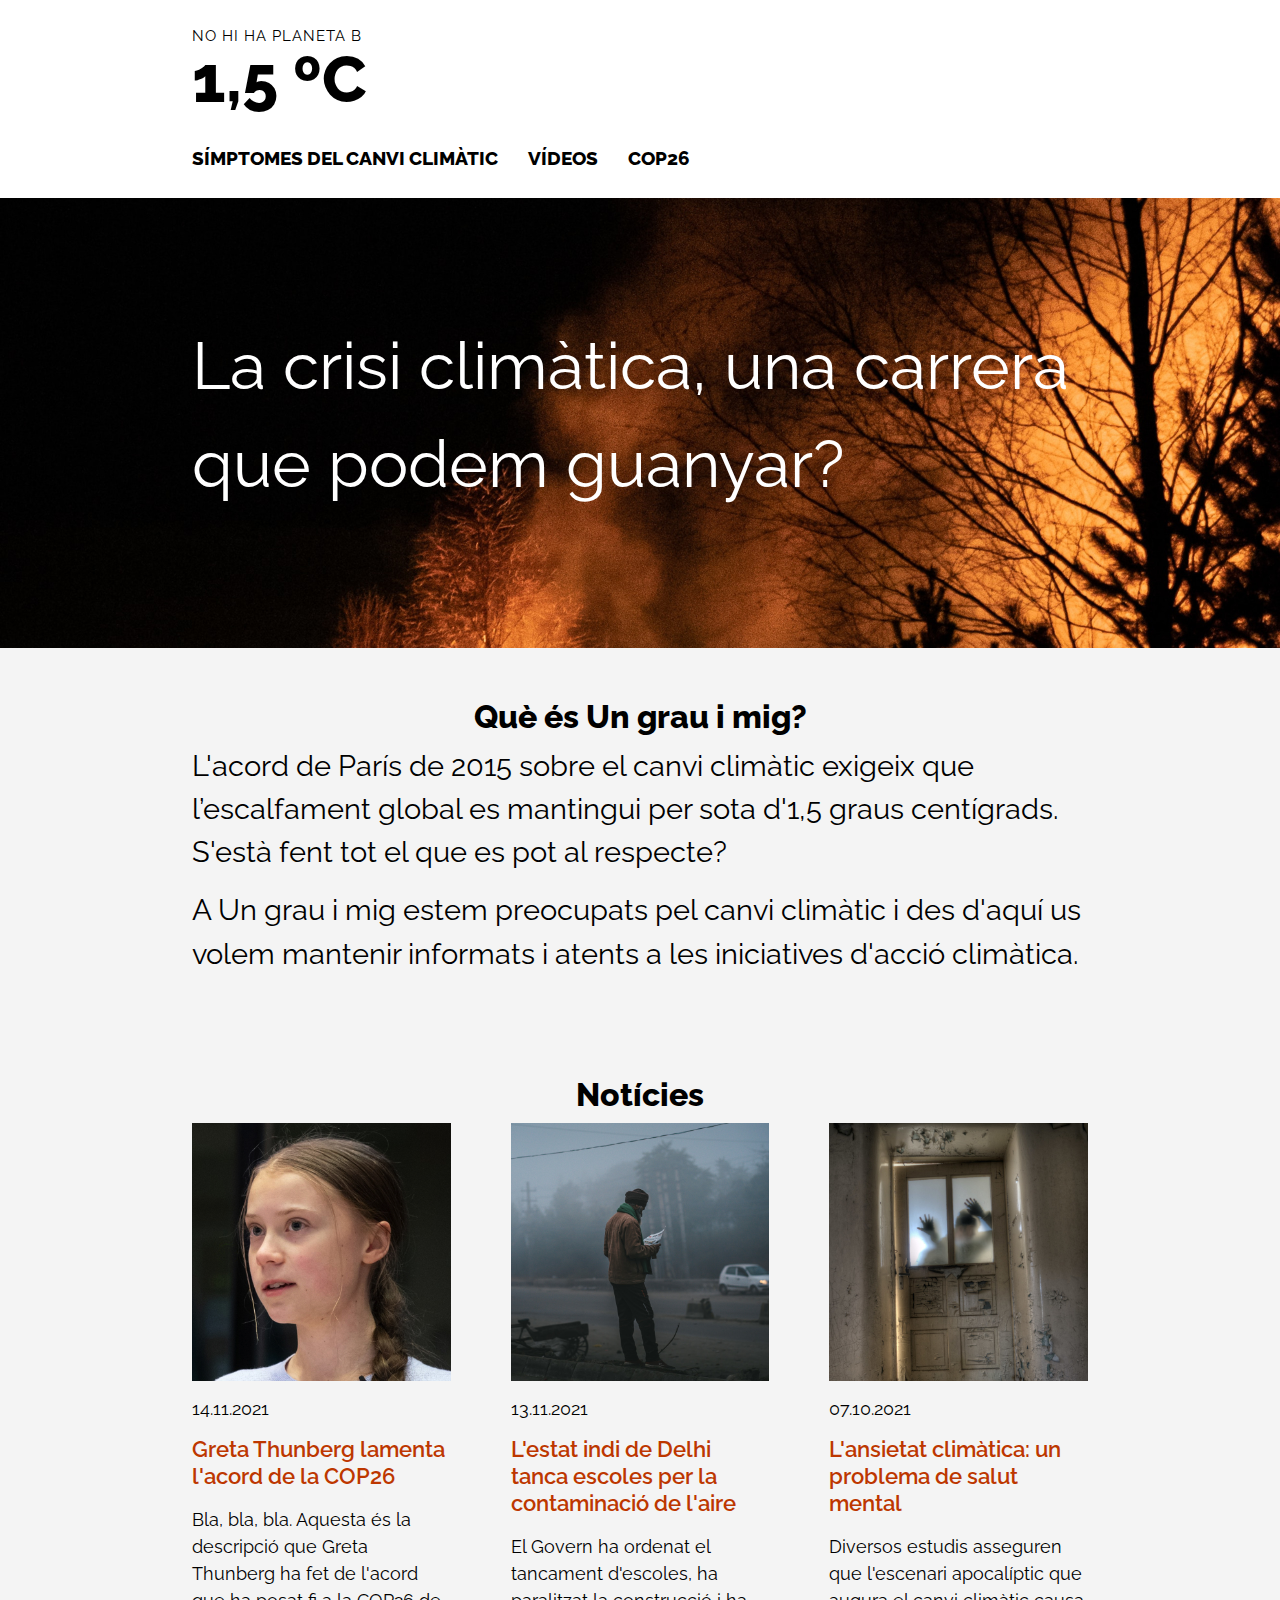
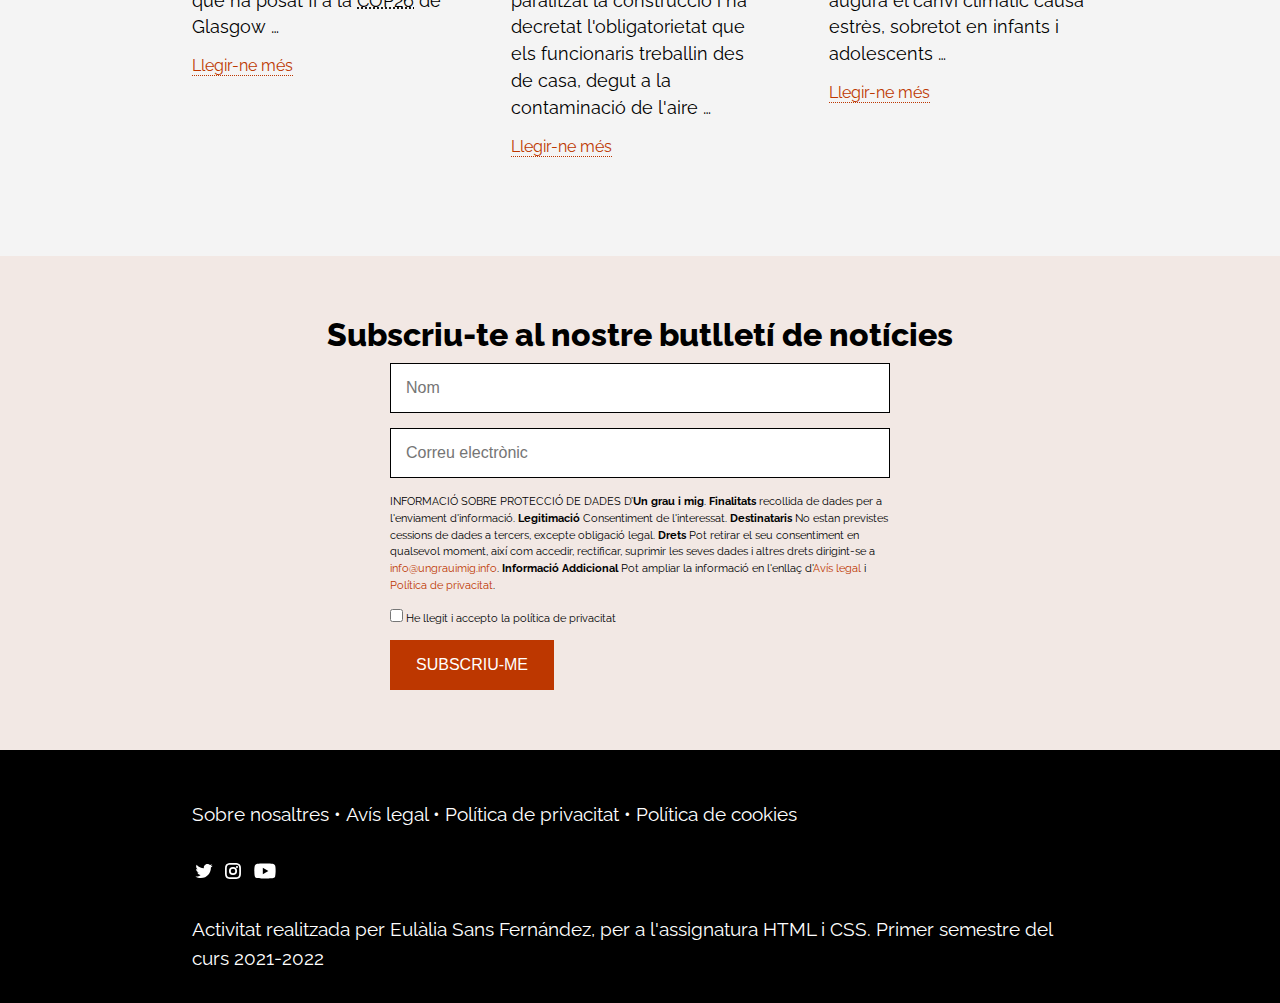
<file: index.html>
<!DOCTYPE html>
<html lang="ca">
<head>
	<meta charset="utf-8">
	<title>Un grau i mig</title>
	<meta name="description" content="A un grau i mig estem preocupats pel canvi climàtic i des d'aquí us volem mantenir informats i atents a les iniciatives d'acció climàtica.">
	<meta name="viewport" content="width=device-width, initial-scale=1">
	<link rel="stylesheet" href="css/estils.css">
</head>

<body>
	<header>
		<div class="container">
			<p id="lema">No hi ha planeta B</p>
			<p><a class="logo" href="index.html">1,5 ºC</a></p>
		</div>
	</header>

	<nav>
		<div class="container">
			<ul class="menu-links">
				<li><a href="simptomes.html">Símptomes del canvi climàtic</a></li>
				<li><a href="videos.html">Vídeos</a></li>
				<li><a href="cop26.html">COP26</a></li>
			</ul>		
		</div>
	</nav>

	<main>
		<div class="hero">
			<p class="hero-lema">La crisi climàtica, una carrera que podem guanyar?</p>
		</div>
		<div class="container">
			<div class="continguts">
				<div class="objectius">
					<h1>Què és Un grau i mig?</h1>
					<p>L'acord de París de <time datetime="2015">2015</time> sobre el canvi climàtic exigeix que l’escalfament global es mantingui per sota d'1,5 graus centígrads. S'està fent tot el que es pot al respecte?</p>
					<p>A Un grau i mig estem preocupats pel canvi climàtic i des d'aquí us volem mantenir informats i atents a les iniciatives d'acció climàtica.</p>
				</div>
	
				<div class="noticies">
					<h1>Notícies</h1>
					<div class="wrapper-noticies">
						<div class="interior-noticia">
							<img src="img/n-greta-thunberg.jpg" alt="Greta Thunberg" class="img-fluid" width="800" height="800">
							<p class="data"><time datetime="2021-11-14">14.11.2021</time> </p>
							<p><a class="titular" href="">Greta Thunberg lamenta l'acord de la COP26</a></p>
							<p>Bla, bla, bla. Aquesta és la descripció que Greta Thunberg ha fet de l'acord que ha posat fi a la <abbr title="Conference of the Parties 26">COP26</abbr> de Glasgow …</p>
							<a class="link-more" href="">Llegir-ne més</a>
						</div>
						<div class="interior-noticia">
							<img src="img/n-delhi.jpg" alt="Imatge d'home llegint el diari en un ambient contaminat a Delhi" class="img-fluid" width="800" height="800">
							<p><time datetime="2021-11-13">13.11.2021</time></p>
							<p><a class="titular" href="">L'estat indi de Delhi tanca escoles per la contaminació de l'aire</a></p>
							<p>El Govern ha ordenat el tancament d'escoles, ha paralitzat la construcció i ha decretat l'obligatorietat que els funcionaris treballin des de casa, degut a la contaminació de l'aire …</p>
							<a class="link-more" href="">Llegir-ne més</a>
						</div>
						<div class="interior-noticia">
							<img src="img/n-estres.jpg" alt="Imatge des de l'interior d'una estança d'una porta vella amb vidre translúcid i la silueta d'una persona amb posat desesperat" class="img-fluid" width="800" height="800">
							<p><time datetime="2021-10-07">07.10.2021</time></p>
							<p><a class="titular" href="">L'ansietat climàtica: un problema de salut mental</a></p>
							<p>Diversos estudis asseguren que l'escenari apocalíptic que augura el canvi climàtic causa estrès, sobretot en infants i adolescents …</p>
							<a class="link-more" href="">Llegir-ne més</a>
						</div>
					</div>
				</div>
			</div>
		</div>

		<div class="formulari">
			<div class="container">
				<h1>Subscriu-te al nostre butlletí de notícies</h1>
				<div class="wrapper-formulari">
					<form class="subscripcio">
						<input type="text" class="form-control" name="nom" id="nom" placeholder="Nom"/>
						<input type="email" class="form-control" name="email" id="email" placeholder="Correu electrònic"/>
					</form>	
					<p class="privacitat">INFORMACIÓ SOBRE PROTECCIÓ DE DADES D’<strong>Un grau i mig</strong>. <strong>Finalitats</strong> recollida de dades per a l'enviament d'informació. <strong>Legitimació</strong> Consentiment de l'interessat. <strong>Destinataris</strong> No estan previstes cessions de dades a tercers, excepte obligació legal. <strong>Drets</strong> Pot retirar el seu consentiment en qualsevol moment, així com accedir, rectificar, suprimir les seves dades i altres drets dirigint-se a <a href="">info@ungrauimig.info</a>. <strong>Informació Addicional</strong> Pot ampliar la informació en l'enllaç d'<a href="">Avís legal</a> i <a href="">Política de privacitat</a>.</p>
					<div class="privacitat">
						<input type="checkbox" id="accepto" value="accepto">
						<label for="accepto">He llegit i accepto la política de privacitat</label>
					</div>
					<button type="submit" class="boto">Subscriu-me</button>
				</div>
			</div>
		</div>
	</main>

	<footer>
		<div class="container">
			<ul class="legal-links">
				<li><a href="">Sobre nosaltres</a></li>
				<li><a href="">Avís legal</a></li>
				<li><a href="">Política de privacitat</a></li>
				<li><a href="">Política de cookies</a></li>
			</ul>

			<ul class="xarxes">
				<li><a class="link-xarxes" href=""><img class="logo-xarxes" src="img/twitter.svg" alt="Logo Twitter"></a></li>
				<li><a class="link-xarxes" href=""><img class="logo-xarxes" src="img/instagram.svg" alt="Logo Instagram"></a></li>
				<li><a class="link-xarxes" href=""><img class="logo-xarxes" src="img/youtube.svg" alt="Logo YouTube"></a></li>
			</ul>
			<span>Activitat realitzada per Eulàlia Sans Fernández, per a l'assignatura HTML i CSS. Primer semestre del curs 2021-2022</span>
		</div>
	</footer>
</body>
</html>
</file>
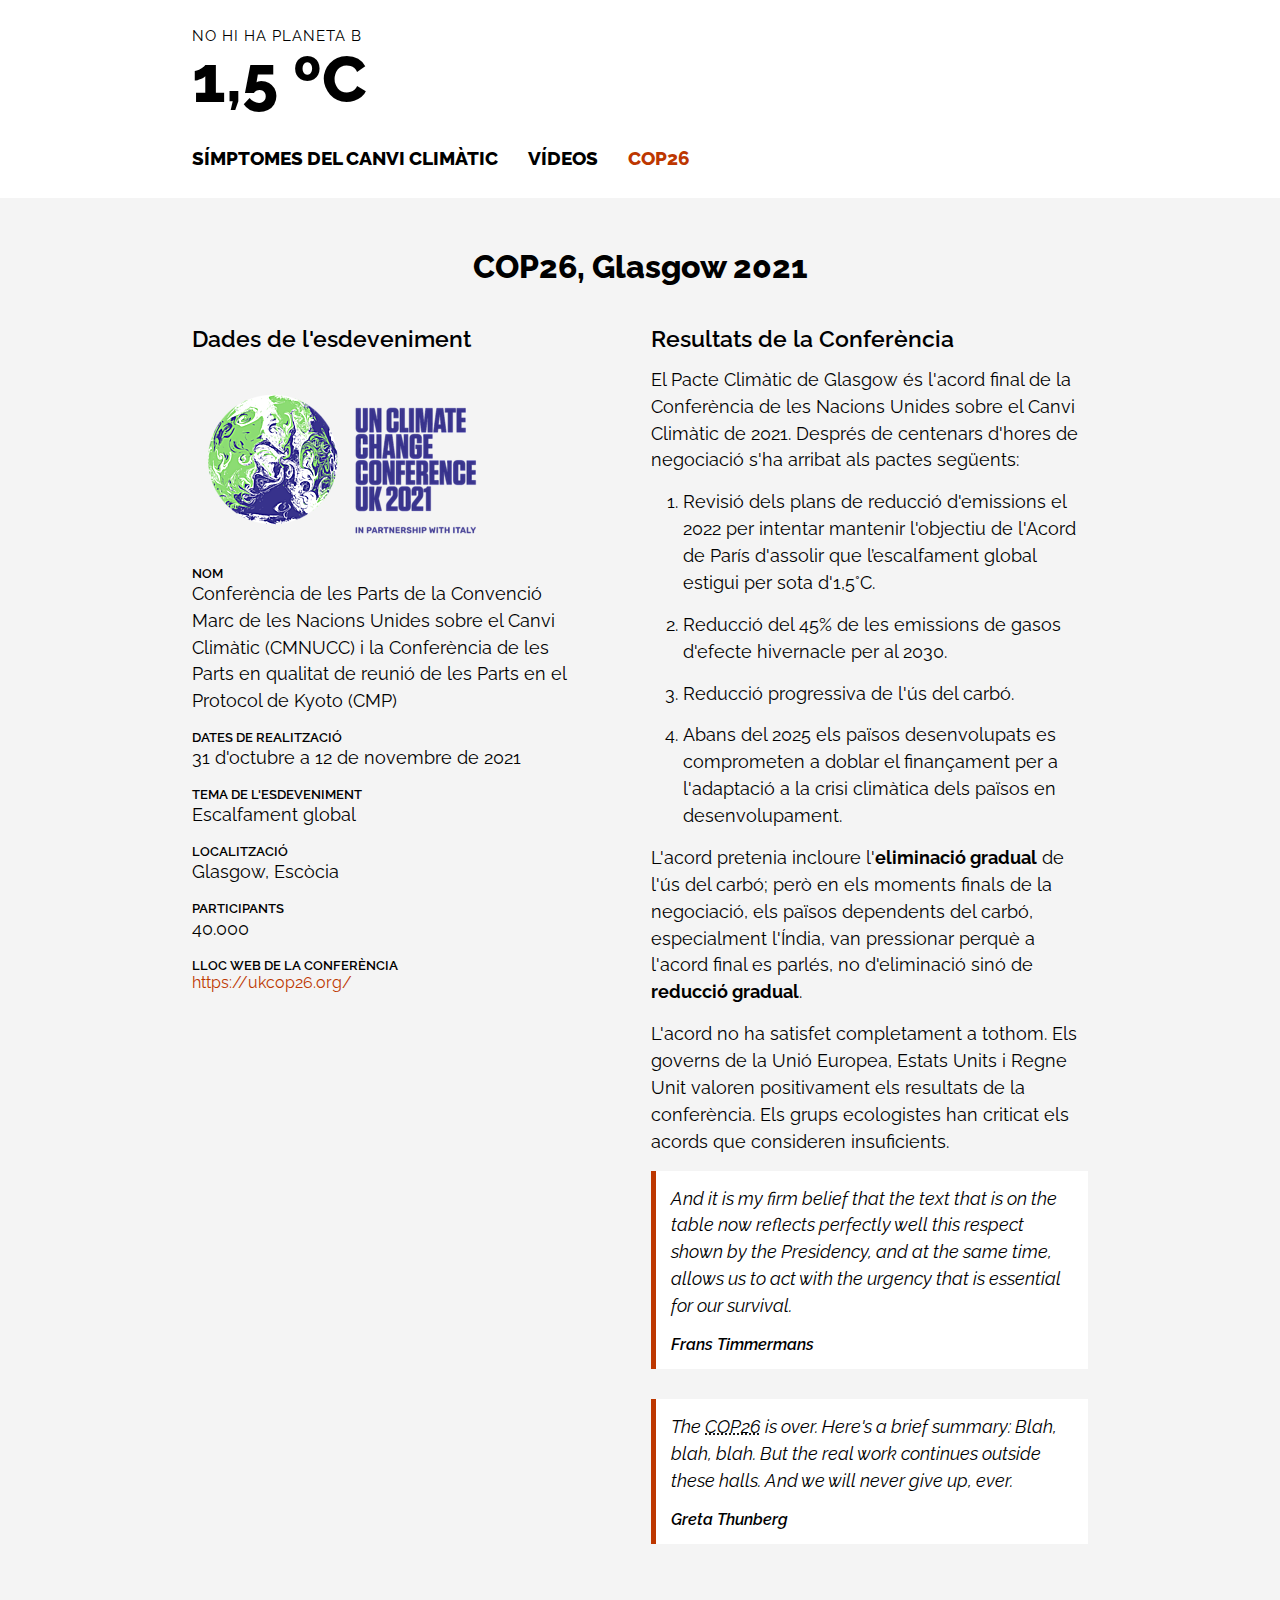
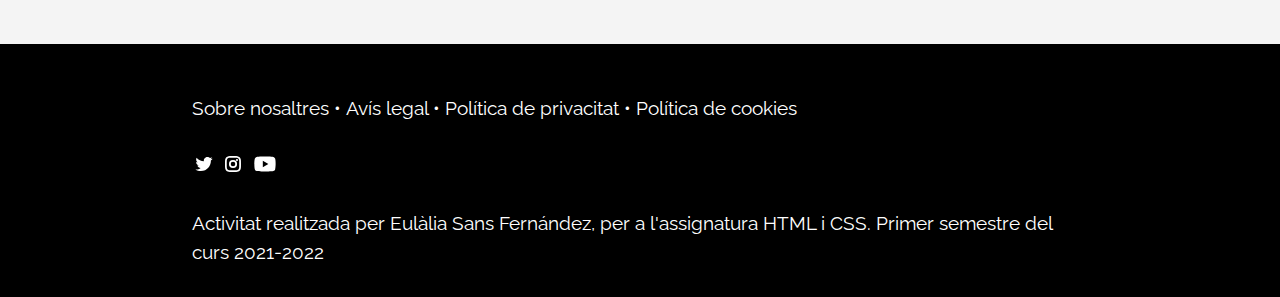
<file: cop26.html>
<!DOCTYPE html>
<html lang="ca">
<head>
	<meta charset="utf-8">
	<title>Pacte climàtic de Glasgow</title>
	<meta name="description" content="Fitxa tècnica de la COP26 i resultats de la conferència .">
	<meta name="viewport" content="width=device-width, initial-scale=1">
	<link rel="stylesheet" href="css/estils.css">
</head>

<body>
	<header>
		<div class="container">
			<p id="lema">No hi ha planeta B</p>
			<p><a class="logo" href="index.html">1,5 ºC</a></p>
		</div>
	</header>

    <nav>
		<div class="container">
			<ul class="menu-links">
				<li><a href="simptomes.html">Símptomes del canvi climàtic</a></li>
				<li><a href="videos.html">Vídeos</a></li>
				<li class="page-active">COP26</li>
			</ul>		
		</div>
	</nav>

	<main>	
        <div class="container">
            <div class="continguts">
                <h1>COP26, Glasgow <time datetime="2021">2021</time></h1>
                <div class="cop26-grup">
                    <div class="fitxa">
                        <h2 class="subtitol-cop26">Dades de l'esdeveniment</h2>
                        <img src="img/COP26_Logo.png" alt="Logotip COP26"  width="300" height="195">
                        <dl>
                            <dt>Nom</dt>
                            <dd>
                                <p>Conferència de les Parts de la Convenció Marc de les Nacions Unides sobre el Canvi Climàtic (CMNUCC) i la Conferència de les Parts en qualitat de reunió de les Parts en el Protocol de Kyoto (CMP)</p>
                            </dd>
                            <dt>Dates de realització</dt>
                            <dd>
                                <p><time datetime="10-31">31 d'octubre</time> a <time datetime="2021-11-12">12 de novembre de 2021</time></p>
                            </dd>
                            <dt>Tema de l'esdeveniment</dt>
                            <dd>
                                <p>Escalfament global</p>
                            </dd>
                            <dt>Localització</dt>
                            <dd>
                                <p>Glasgow, Escòcia</p>
                            </dd>
                            <dt>Participants</dt>
                            <dd>
                                <p>40.000</p>
                            </dd>
                            <dt>Lloc web de la Conferència</dt>
                            <dd>
                                <a class="link-interior" href="https://ukcop26.org">https://ukcop26.org/</a>
                            </dd>
                        </dl>
                    </div>  
                    <div class="resultats">
                        <h2 class="subtitol-cop26">Resultats de la Conferència</h2>
                        <p>El Pacte Climàtic de Glasgow és l'acord final de la Conferència de les Nacions Unides sobre el Canvi Climàtic de <time datetime="2021">2021</time>. Després de centenars d'hores de negociació s'ha arribat als pactes següents:</p>
                        <ol>
                            <li>Revisió dels plans de reducció d'emissions el 2022 per intentar mantenir l'objectiu de l'Acord de París d'assolir que l’escalfament global estigui per sota d'1,5°C.</li>
                            <li>Reducció del 45% de les emissions de gasos d'efecte hivernacle per al <time datetime="2030">2030</time>.</li>
                            <li>Reducció progressiva de l'ús del carbó.</li>
                            <li>Abans del <time datetime="2025">2025</time> els països desenvolupats es comprometen a doblar el finançament per a l'adaptació a la crisi climàtica dels països en desenvolupament.</li>
                        </ol>
                        <p>L'acord pretenia incloure l'<strong>eliminació gradual</strong> de l'ús del carbó; però en els moments finals de la negociació, els països dependents del carbó, especialment l'Índia, van pressionar perquè a l'acord final es parlés, no d'eliminació sinó de <strong>reducció gradual</strong>.</p>
                        <p>L'acord no ha satisfet completament a tothom. Els governs de la Unió Europea, Estats Units i Regne Unit valoren positivament els resultats de la conferència. Els grups ecologistes han criticat els acords que consideren insuficients.</p>
                        <blockquote>
                            <p>And it is my firm belief that the text that is on the table now reflects perfectly well this respect shown by the Presidency, and at the same time, allows us to act with the urgency that is essential for our survival.</p>
                            <cite>Frans Timmermans</cite>
                        </blockquote> 
                        <blockquote>
                            <p>The <abbr title="Conference of the Parties 26">COP26</abbr> is over. Here's a brief summary: Blah, blah, blah. But the real work continues outside these halls. And we will never give up, ever.</p>
                            <cite>Greta Thunberg</cite>
                        </blockquote>           
                    </div>  
                </div>
            </div>
        </div>
    </main>

	<footer>
		<div class="container">
			<ul class="legal-links">
				<li><a href="">Sobre nosaltres</a></li>
				<li><a href="">Avís legal</a></li>
				<li><a href="">Política de privacitat</a></li>
				<li><a href="">Política de cookies</a></li>
			</ul>

			<ul class="xarxes">
				<li><a class="link-xarxes" href=""><img class="logo-xarxes" src="img/twitter.svg" alt="Logo Twitter"></a></li>
				<li><a class="link-xarxes" href=""><img class="logo-xarxes" src="img/instagram.svg" alt="Logo Instagram"></a></li>
				<li><a class="link-xarxes" href=""><img class="logo-xarxes" src="img/youtube.svg" alt="Logo YouTube"></a></li>
			</ul>
			<span>Activitat realitzada per Eulàlia Sans Fernández, per a l'assignatura HTML i CSS. Primer semestre del curs 2021-2022</span>
		</div>
	</footer>
</body>
</html>
</file>
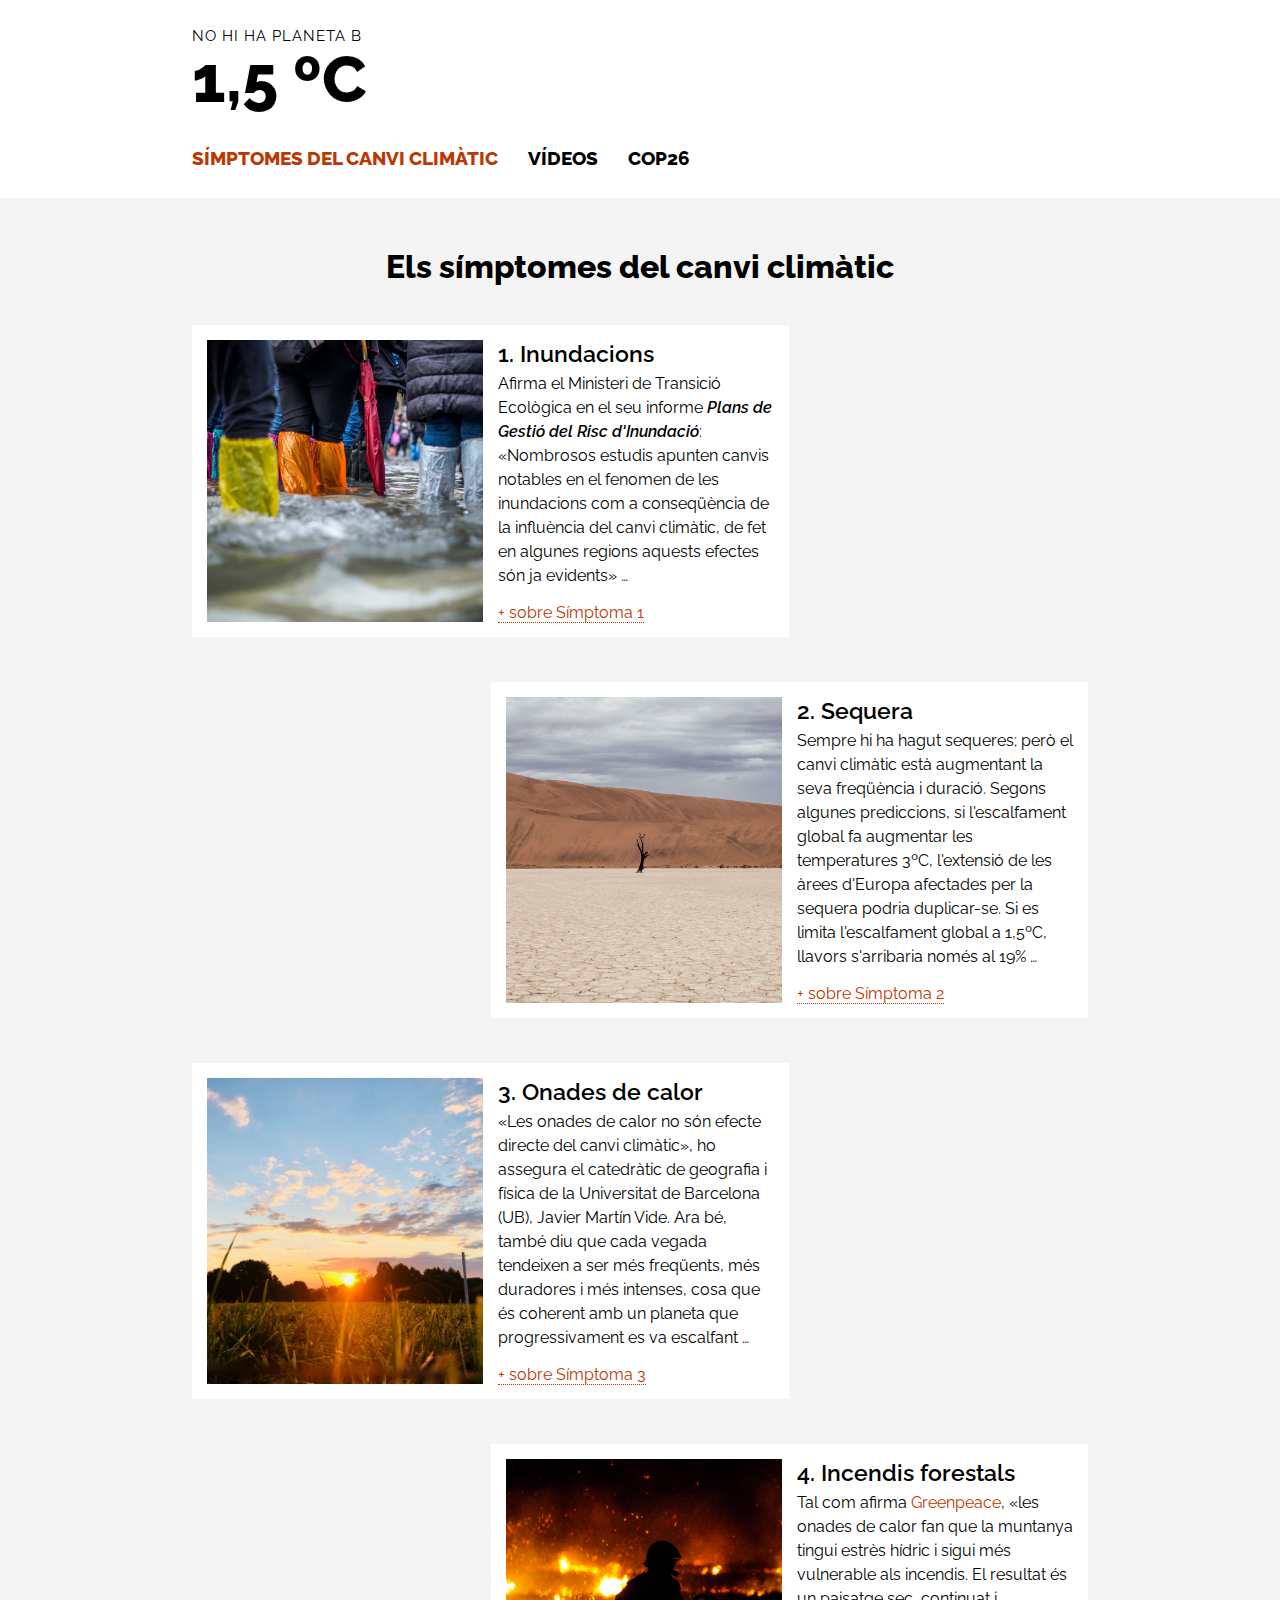
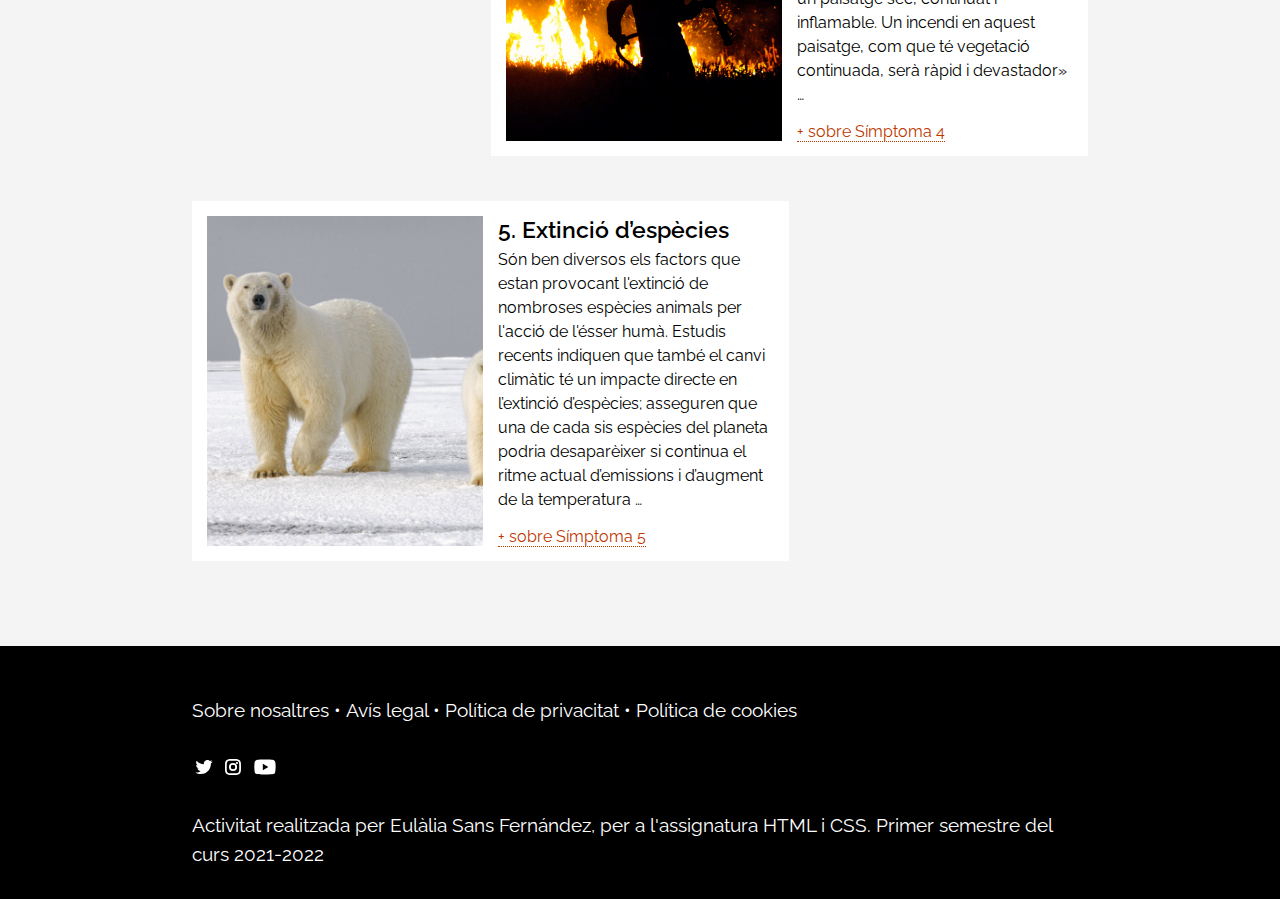
<file: simptomes.html>
<!DOCTYPE html>
<html lang="ca">
<head>
	<meta charset="utf-8">
	<title>Símptomes del canvi climàtic</title>
	<meta name="description" content="Es repassen 5 símptomes del canvi climàtic: inundacions, sequera, onades de calor, incendis forestals i extinció d'espècies.">
	<meta name="viewport" content="width=device-width, initial-scale=1">
	<link rel="stylesheet" href="css/estils.css">
</head>

<body>
	<header>
		<div class="container">
			<p id="lema">No hi ha planeta B</p>
			<p><a class="logo" href="index.html">1,5 ºC</a></p>
		</div>
	</header>

	<nav>
		<div class="container">
			<ul class="menu-links">
				<li class="page-active">Símptomes del canvi climàtic</li>
				<li><a href="videos.html">Vídeos</a></li>
				<li><a href="cop26.html">COP26</a></li>
			</ul>		
		</div>
	</nav>

	<main>
		<div class="container">
			<div class="continguts">
				<h1>Els símptomes del canvi climàtic</h1>
				<div class="grup-simptomes">
					<div class="simptoma">
						<div class="img-simptoma"><img src="img/symptom-01.jpg" alt="Visió de cames protegides amb botes i plàstics en una inundació." class="img-fluid" width="5456" height="3632"></div>
						<div class="text-simptoma">
							<h2 class="titol-numerat">1. Inundacions</h2>
							<p>Afirma el Ministeri de Transició Ecològica en el seu informe <span class="text-italica">Plans de Gestió del Risc d'Inundació</span>: <q>Nombrosos estudis apunten canvis notables en el fenomen de les inundacions com a conseqüència de la influència del canvi climàtic, de fet en algunes regions aquests efectes són ja evidents</q> …</p>
							<a class="link-more" href="">+ sobre Símptoma 1</a>
						</div>
					</div>
					<div class="simptoma">
						<div class="img-simptoma"><img src="img/symptom-02.jpg" alt="Fotografia d'un arbre sec isolat enmig d'un paisatge desèrtic." class="img-fluid" width="6183" height="4127"></div>
						<div class="text-simptoma">
							<h2 class="titol-numerat">2. Sequera</h2>
							<p>Sempre hi ha hagut sequeres; però el canvi climàtic està augmentant la seva freqüència i duració. Segons algunes prediccions, si l'escalfament global fa augmentar les temperatures 3ºC, l'extensió de les àrees d'Europa afectades per la sequera podria duplicar-se. Si es limita l'escalfament global a 1,5ºC, llavors s'arribaria només al 19% …</p>
							<a class="link-more" href="">+ sobre Símptoma 2</a>
						</div>
					</div>
					<div class="simptoma">
						<div class="img-simptoma"><img src="img/symptom-03.jpg" alt="Imatge d'un cel amb pocs núvols i una posta de sol amb un raig incidint sobre l'herba d'un prat." class="img-fluid" width="3857" height="2890"></div>
						<div class="text-simptoma">
							<h2 class="titol-numerat">3. Onades de calor</h2>
							<p><q>Les onades de calor no són efecte directe del canvi climàtic</q>, ho assegura el catedràtic de geografia i física de la Universitat de Barcelona (UB), Javier Martín Vide. Ara bé, també diu que cada vegada tendeixen a ser més freqüents, més duradores i més intenses, cosa que és coherent amb un planeta que progressivament es va escalfant …</p>
							<a class="link-more" href="">+ sobre Símptoma 3</a>
						</div>
					</div>
					<div class="simptoma">
						<div class="img-simptoma"><img src="img/symptom-04.jpg" alt="Silueta d'un bomber retallada contra les flames d'un incendi." class="img-fluid" width="5184" height="3456"></div>
						<div class="text-simptoma">
							<h2 class="titol-numerat">4. Incendis forestals</h2>
							<p>Tal com afirma <a class="link-interior" href="https://es.greenpeace.org/">Greenpeace</a>, <q>les onades de calor fan que la muntanya tingui estrès hídric i sigui més vulnerable als incendis. El resultat és un paisatge sec, continuat i inflamable. Un incendi en aquest paisatge, com que té vegetació continuada, serà ràpid i devastador</q> …</p>
							<a class="link-more" href="">+ sobre Símptoma 4</a>
						</div>
					</div>
					<div class="simptoma">
						<div class="img-simptoma"><img src="img/symptom-05.jpg" alt="Fotografia de dos ossos polars en un paisatge gelat." class="img-fluid" width="4272" height="2848"></div>
						<div class="text-simptoma">
							<h2 class="titol-numerat">5. Extinció d’espècies</h2>
							<p>Són ben diversos els factors que estan provocant l'extinció de nombroses espècies animals per l'acció de l'ésser humà. Estudis recents indiquen que també el canvi climàtic té un impacte directe en l’extinció d’espècies; asseguren que una de cada sis espècies del planeta podria desaparèixer si continua el ritme actual d’emissions i d’augment de la temperatura …</p>
							<a class="link-more" href="">+ sobre Símptoma 5</a>
						</div>
					</div>
				</div>
			</div>
		</div>
	</main>

	<footer>
		<div class="container">
			<ul class="legal-links">
				<li><a href="">Sobre nosaltres</a></li>
				<li><a href="">Avís legal</a></li>
				<li><a href="">Política de privacitat</a></li>
				<li><a href="">Política de cookies</a></li>
			</ul>

			<ul class="xarxes">
				<li><a class="link-xarxes" href=""><img class="logo-xarxes" src="img/twitter.svg" alt="Logo Twitter"></a></li>
				<li><a class="link-xarxes" href=""><img class="logo-xarxes" src="img/instagram.svg" alt="Logo Instagram"></a></li>
				<li><a class="link-xarxes" href=""><img class="logo-xarxes" src="img/youtube.svg" alt="Logo YouTube"></a></li>
			</ul>
			<span>Activitat realitzada per Eulàlia Sans Fernández, per a l'assignatura HTML i CSS. Primer semestre del curs 2021-2022</span>
		</div>
	</footer>
</body>
</html>
</file>
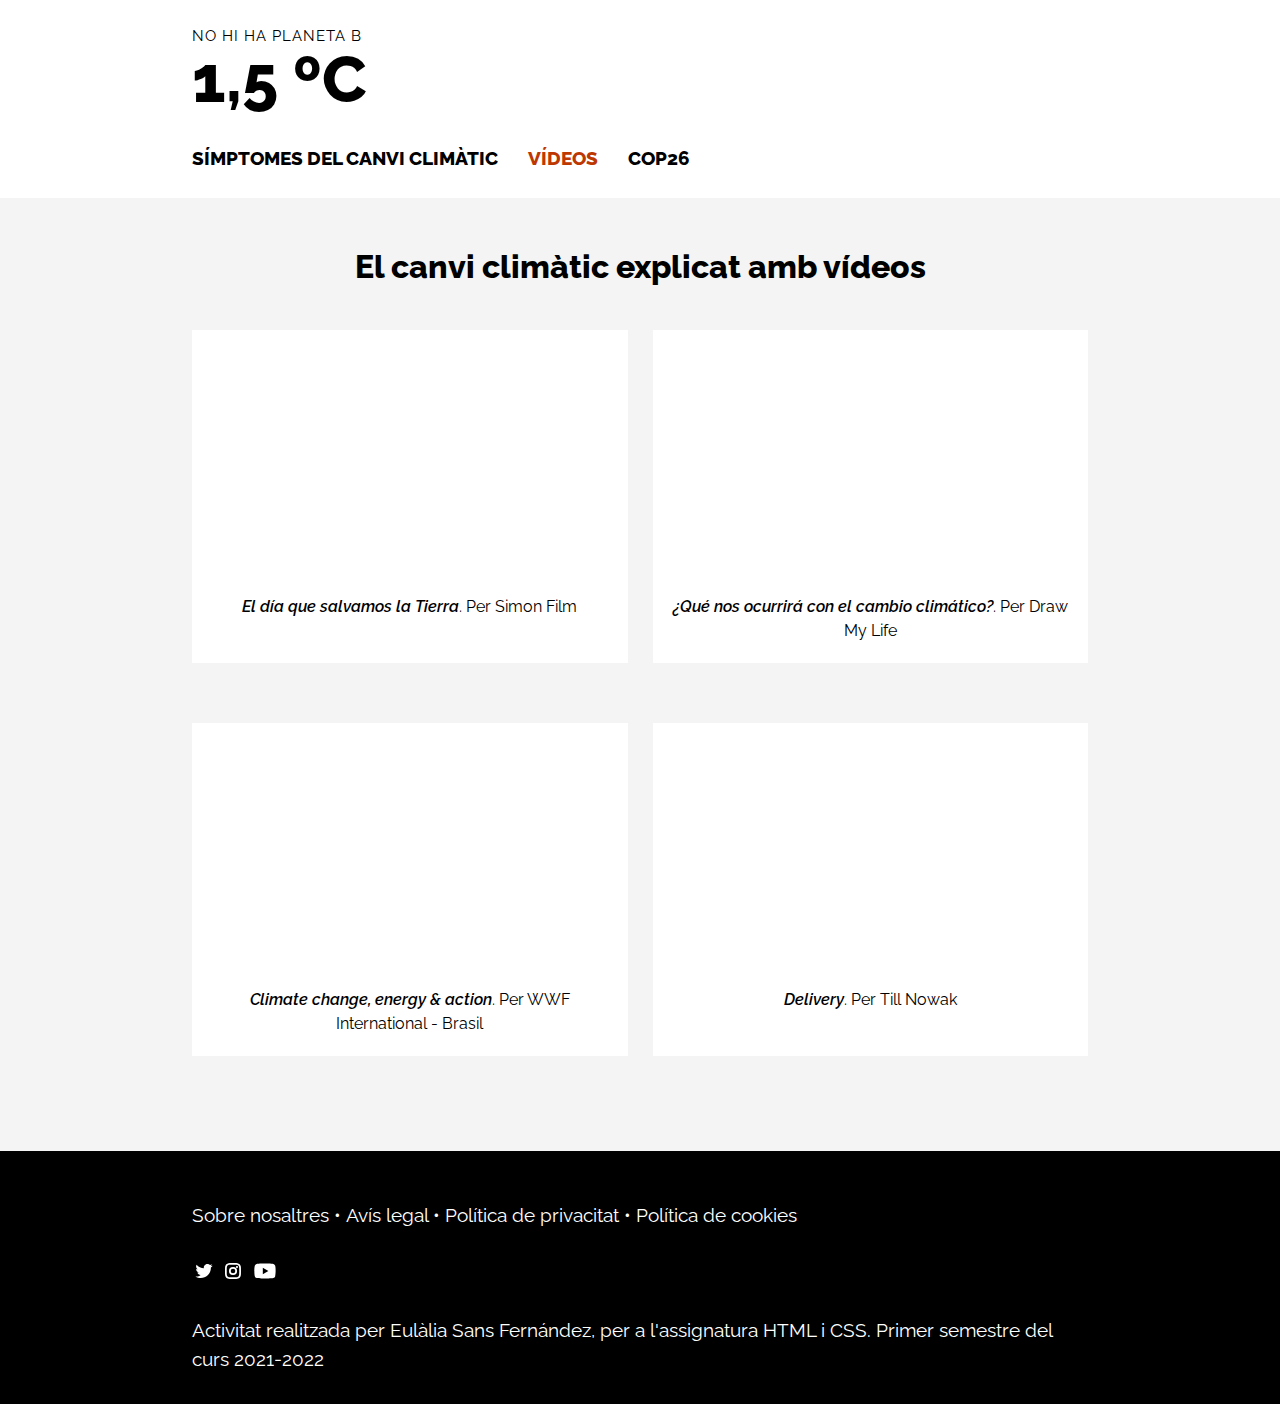
<file: videos.html>
<!DOCTYPE html>
<html lang="ca">
<head>
	<meta charset="utf-8">
	<title>El canvi climàtic explicat amb vídeos</title>
	<meta name="description" content="Quatre videos que expliquen diversos aspectes del canvi climàtic.">
	<meta name="viewport" content="width=device-width, initial-scale=1">
	<link rel="stylesheet" href="css/estils.css">
</head>

<body>
	<header>
		<div class="container">
			<p id="lema">No hi ha planeta B</p>
			<p><a class="logo" href="index.html">1,5 ºC</a></p>
		</div>
	</header>

	<nav>
		<div class="container">
			<ul class="menu-links">
				<li><a href="simptomes.html">Símptomes del canvi climàtic</a></li>
				<li class="page-active">Vídeos</li>
				<li><a href="cop26.html">COP26</a></li>
			</ul>		
		</div>
	</nav>

	<main>	
        <div class="container">
            <div class="continguts">
                <h1>El canvi climàtic explicat amb vídeos</h1>  
                <div class="videos-pagina">
                    <figure class="grup-video">
                        <div class="video-fluid">
                            <iframe class="video-fluid-item" width="706" height="397" src="https://www.youtube.com/embed/d_UCBNdPvCw" title="YouTube video player" allow="accelerometer; autoplay; clipboard-write; encrypted-media; gyroscope; picture-in-picture" allowfullscreen></iframe>
                        </div>
                        <figcaption class="video"><cite>El día que salvamos la Tierra</cite>. Per Simon Film</figcaption>
                    </figure>
                    <figure class="grup-video">
                        <div class="video-fluid">
                            <iframe class="video-fluid-item" width="706" height="397" src="https://www.youtube.com/embed/L9bgqLQ7OZc" title="YouTube video player" allow="accelerometer; autoplay; clipboard-write; encrypted-media; gyroscope; picture-in-picture" allowfullscreen></iframe>
                        </div>
                        <figcaption class="video"><cite>¿Qué nos ocurrirá con el cambio climático?</cite>. Per Draw My Life</figcaption>
                    </figure>
                    <figure class="grup-video">
                        <div class="video-fluid">
                            <iframe class="video-fluid-item" width="706" height="530" src="https://www.youtube.com/embed/_s9dxc_jVlY" title="YouTube video player" allow="accelerometer; autoplay; clipboard-write; encrypted-media; gyroscope; picture-in-picture" allowfullscreen></iframe>
                        </div>
                        <figcaption class="video"><cite lang="en">Climate change, energy & action</cite>. Per WWF International - Brasil</figcaption>
                    </figure>
                    <figure class="grup-video">
                        <div class="video-fluid">
                            <iframe class="video-fluid-item" width="706" height="387" src="https://www.youtube.com/embed/2NZ62wQ_B6U" title="YouTube video player" allow="accelerometer; autoplay; clipboard-write; encrypted-media; gyroscope; picture-in-picture" allowfullscreen></iframe>
                        </div>
                        <figcaption class="video"><cite lang="en">Delivery</cite>. Per Till Nowak</figcaption>
                    </figure>

                </div>              
            </div>
        </div>
    </main>

	<footer>
		<div class="container">
			<ul class="legal-links">
				<li><a href="">Sobre nosaltres</a></li>
				<li><a href="">Avís legal</a></li>
				<li><a href="">Política de privacitat</a></li>
				<li><a href="">Política de cookies</a></li>
			</ul>

			<ul class="xarxes">
				<li><a class="link-xarxes" href=""><img class="logo-xarxes" src="img/twitter.svg" alt="Logo Twitter"></a></li>
				<li><a class="link-xarxes" href=""><img class="logo-xarxes" src="img/instagram.svg" alt="Logo Instagram"></a></li>
				<li><a class="link-xarxes" href=""><img class="logo-xarxes" src="img/youtube.svg" alt="Logo YouTube"></a></li>
			</ul>
			<span>Activitat realitzada per Eulàlia Sans Fernández, per a l'assignatura HTML i CSS. Primer semestre del curs 2021-2022</span>
		</div>
	</footer>
</body>
</html>
</file>
<file: css/estils.css>
@import url('https://fonts.googleapis.com/css2?family=Raleway:ital,wght@0,400;0,600;0,700;0,800;1,400&display=swap');

/*REGLES GENERALS*/
/*Variables de colors*/
:root {
    --color-fosc: rgb(0, 0, 0);
    --text-fons-fosc: rgb(255, 255, 255);
    --color-contrast: rgb(189, 55, 0);
    --contingut-principal: rgb(244, 244, 244);
    --formulari: rgb(242, 232, 228);
}

/*Reset de margins i paddings*/
*,
*::before,
*::after {
    margin: 0;
    padding: 0;
    box-sizing: border-box;
}

body {
    margin: 0;
    font-family: 'Raleway', sans-serif;
    font-size: 1rem;
    font-weight: 400;
    color: var(--color-fosc);
    background-color: var(--contingut-principal);
}

a {
    color: var(--color-contrast);
    text-decoration: none;
}

a:hover {
    color: var(--color-fosc);
}

a.link-interior:hover {
    text-decoration: underline;
}

a.link-more:link {
    border-bottom: dotted 1px var(--color-contrast);    
}

p, ol {
    font-size: calc(1rem + 0.15vw);
    line-height: 1.5;
    margin-bottom: 15px;
}

h1 {
    font-weight: 800;
    text-align: center;
    margin-bottom: 10px;
    font-size: calc(1.2rem + 1vw);
}

h2 {
    font-weight: 600;
    font-size: calc(1.2rem + 0.3vw);
    margin-bottom: 5px;
}


/*Blocs principals del layout*/

header, nav {
    background: white;
    text-align: center;
    padding-top: 25px;
    padding-bottom: 10px;
}

header .logo {
    color: var(--color-fosc);
    font-size: calc(3.5rem + 0.7vw);
    font-weight: 800;
    line-height: 0.5;
}

#lema {
    text-transform: uppercase;
    font-size: calc(0.8rem + 0.2vw);
    letter-spacing: 1px;
}

nav ul {
    list-style: none;
    text-transform: uppercase;
    font-size: calc(1rem + 0.2vw); 
    font-weight: 800;
    text-align: center;
}

nav {
    padding-top: 10px;
    padding-bottom: 25px;
    position: sticky;
    top: 0;
    z-index: 1;
}

nav .menu-links a {
    color: var(--color-fosc);
    line-height: 1.5;
}

nav .menu-links a:hover {
    color: rgba(0, 0, 0, 0.5);
    line-height: 1.5;
}

nav .page-active {
    color: var(--color-contrast);
    line-height: 1.5;
}

footer {
    background: var(--color-fosc);
    padding: 50px 0px 30px 0px;
    color: var(--text-fons-fosc);
    text-align: center;
    font-size: 1.2rem;
    line-height: 1.5;
    font-weight: 400;
}

footer ul {
    list-style: none;
    padding: 0;
    margin: 0;
}

footer .xarxes li {
    display: inline-block;
    margin-top: 30px;
    margin-bottom: 25px;
}

footer .legal-links a {
    color: var(--text-fons-fosc);
}

footer .legal-links a:hover {
    color: var(--color-contrast);
}

footer .xarxes a:hover {
    opacity: 0.7;
}

.container {
    width: 90%;
    margin: 0 auto;
}

.continguts {
    margin-top: 50px;
    margin-bottom: 70px;
}


/*Classes aplicades a les imatges i videos del lloc*/

.img-fluid {
    max-width: 100%;
    height: auto;
    display: block;
    margin-left: auto;
    margin-right: auto;
}

.video-fluid {
    position: relative;
    display: block;
    width: 100%;
    padding: 0;
    overflow: hidden;
}

.video-fluid-item {
    position: absolute;
    top: 0;
    bottom: 0;
    left: 0;
    width: 100%;
    height: 100%;
    border: 0;
}

.video-fluid::before {
    display: block;
    content: "";
    padding-top: 56.25%;
}

/*PÀGINES DEL LLOC*/
/*pagina home*/

.hero-lema {
    color: white;
    font-size: calc(1.7rem + 3vw);
    line-height: 1.5;
    width: 90%;
}

.hero {
    display: flex;
    justify-content: center;
    align-items: center;
    height: 330px;
    background-image: url(../img/bg-hero-home.jpg);
    background-size: cover;  
}

.objectius p {
    font-size: calc(1rem + 1vw);
}

.noticies {
    margin-top: 100px;
}

.interior-noticia {
    margin-bottom: 30px;
}

.interior-noticia p {
   font-size: calc(1rem + 0.15vw);
}

.interior-noticia img {
    margin-bottom: 15px;
}

.data {
    font-size: 1rem;
}

a.titular {
    font-size: calc(1.2rem + 0.2vw);
    line-height: 1;
    font-weight: 600;
}

.formulari {
    background: var(--formulari);
    padding: 60px 0;
    margin-top: 70px;
}

.wrapper-formulari {
    margin: auto;
    width: 350px;
}

.form-control {
    display: block;
    width:100%;
    font-size: 1rem;
    margin-bottom: 15px;
    padding: 15px;
    border: 1px solid black;
}

.privacitat {
    font-size: 0.7rem;
}

.boto {
    background: var(--color-contrast);
    color: var(--text-fons-fosc);
    text-transform: uppercase;
    font-size: 1rem;
    border: 1px solid transparent;
    padding: 15px 25px;
    margin-top: 15px;
}

.boto:hover {
    background: var(--color-fosc);
    color: var(--text-fons-fosc);
}


/*Pàgina símptomes.html*/

.simptoma {
    background: white;
    padding: 30px 15px 20px 15px;
    margin-bottom: 15px;
}

.simptoma p {
    font-size: 1rem;
}

.simptoma:first-child {
    margin-top: 30px;
}

.text-italica {
    font-style: oblique;
    font-weight: 600;
}

.titol-numerat {
    margin-top: 15px;
}


/*Pàgina video.html*/

figcaption.video {
    background: white;
    padding:20px;
    text-align: center;
    line-height: 1.5;
}

figcaption.video cite {
    font-weight: 600;
}

figure.grup-video {
    margin-bottom: 25px;
    background: white;
}


/*Pàgina COP26*/

.subtitol-cop26 {
    margin-top: 30px;
    margin-bottom: 15px;
}

.fitxa dt {
    text-transform: uppercase;
    font-weight: 600;
    font-size: 0.8rem;
}

ol li {
    margin-left:2rem;
    margin-bottom: 15px;
}

blockquote {
    margin-left: auto;
    margin-right: auto;
    max-width: 650px;
    margin-top: 15px;
    margin-bottom: 30px;
    padding: 15px;
    background-color: white;
    border-left: 5px solid var(--color-contrast);
}

blockquote p {
    font-style: oblique;
}

blockquote cite {
    font-weight: 600;
}


/*REGLES RESPONSIVES*/

@media screen and (min-width: 992px) {
    .container {
        text-align: left;
        width: 70%;
    }

    .menu-links {
        text-align: left;
        display: flex;
        gap: 30px;
    }

    nav .menu-links  {
    }

    footer {
        text-align: left;
    }

    footer .legal-links li {
        display: inline-block;
    }

    footer .legal-links li::after {
        content: " • ";
    }
    footer .legal-links li:last-child::after {
        content: "";
    }

    .hero {
        height: 450px;
    }

    .hero-lema {
        width: 70%;
    }

    .wrapper-noticies {
        display: grid;
        grid-template-columns: 1fr 1fr 1fr;
        column-gap: 60px;
    }

    .wrapper-formulari {
        width: 500px;
    }    

    .grup-simptomes {
        display: grid;
        grid-template-columns: 1fr 1fr 1fr;
        row-gap: 30px;
    }

    .simptoma:nth-child(odd) {
        grid-column: 1/3;
    }

    .simptoma:nth-child(even) {
        grid-column: 2/4;
    }

    .simptoma {
        padding: 15px;
        display: grid;
        grid-template-columns: 1fr 1fr;
        column-gap: 15px;
    }

    .titol-numerat {
        margin-top: 0px;
    }

    .img-simptoma img {
        object-fit: cover;
        height: 100%;
    }

    .videos-pagina {
        display:grid;
        grid-template-columns: 1fr 1fr;
        column-gap: 25px;
    }

    figure.grup-video {
        margin-top: 35px;
    }

    .cop26-grup {
        display: grid;
        grid-template-columns: 6fr 7fr;
        column-gap: 85px;
    }

    .fitxa {
        grid-column: 1;
    }

    .resultats {
        grid-column: 2;
    }
    
}
</file>
